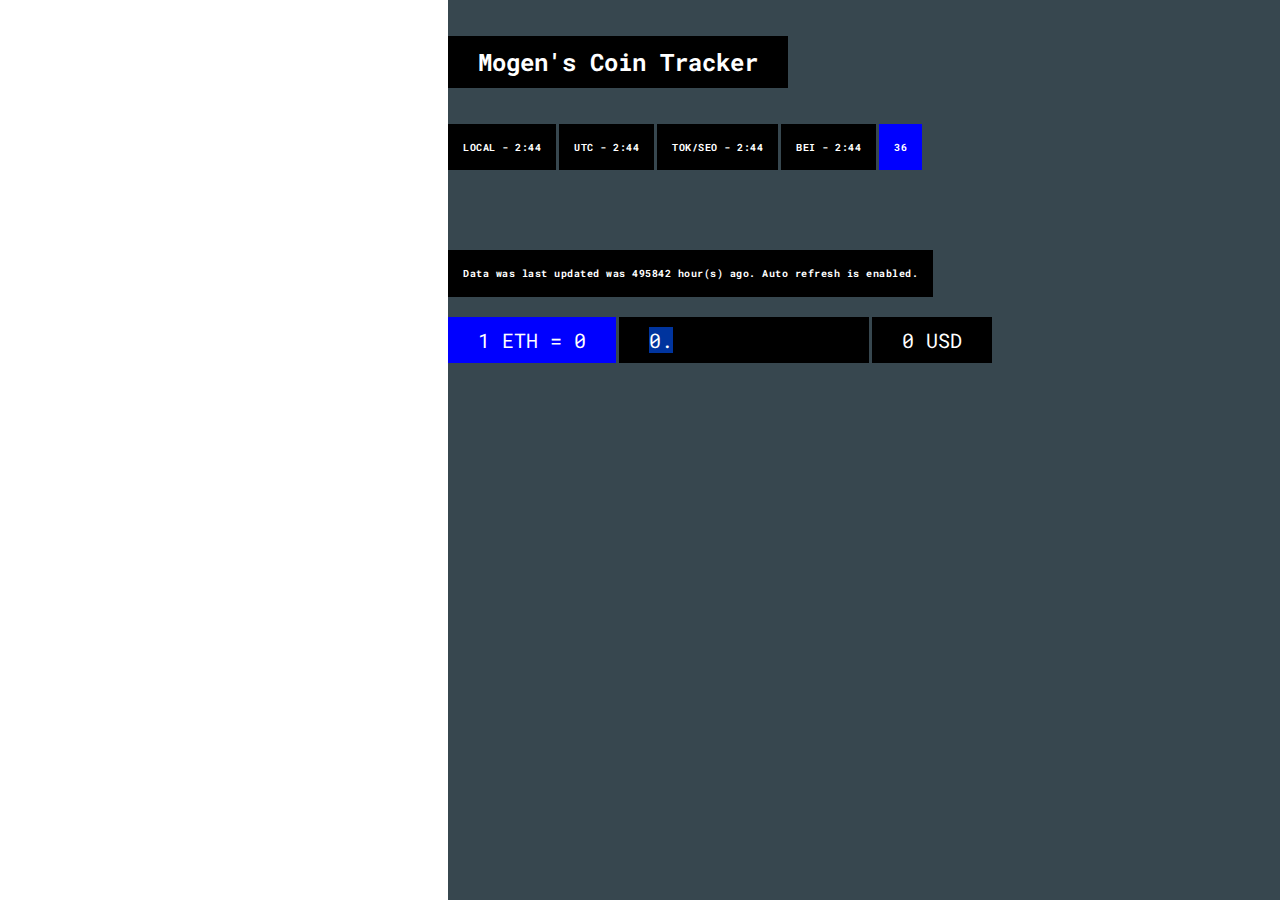
<file: coin/index.htm>
<html>
	<head>
		<title>Mogen's Coin Tracker</title>
		<link href="https://fonts.googleapis.com/css?family=Open+Sans+Condensed:300,700|Roboto+Mono" rel="stylesheet">

		<meta charset="UTF-8">
		  <meta name="description" content="All my favourite coins in one place">
		  <meta name="keywords" content="HTML,CSS,XML,JavaScript">
		  <meta name="author" content="Mogen Cheng">
		  <meta name="viewport" content="width=device-width, initial-scale=1.0">

		<style>
			body{
				font-family: 'Open Sans Condensed';
				margin: 0;
				padding: 0;
				color: #fff;
				font-size: 12px;
			}
			html{
				margin: 0;
				padding: 0;
				cursor: default;
			}
			td{
				padding: 5;
				margin: 0;
				border-spacing: 0px;
				border: none;
			}

			tr{
				transition: 0.2s ease;
			}

			tr:hover{
				background-color: #111;
				transition: 0.1s ease;
			}
			.title{
				font-family: 'Roboto Mono';
				display: inline-block;
				background-color: black;
				color: white;
				padding: 10;
				padding-left: 30;
				padding-right: 30;
				transition: 0.5s ease;
			}
			.title:hover{
				background-color: 000;
				color: white;
				transition: 0.1s ease;
			}
			.table{
				width: 100%;
				text-align: center;
				padding: 20px;
				border-spacing: 0px;
			}
			.table-title{
				font-family: 'Open Sans Condensed';
				font-size: 14px;
				letter-spacing: 1px;
				color: #aaa;
			}
			.header{
				display: block;
				margin-top: 20px;
			}
			.table-container{
				display: flex;
				text-align: center;
				vertical-align: middle;
			}
			.footer{
				display: block;
			}
			.price{
				font-family: 'Roboto Mono';
				font-size: 16;
			}
			.price-up{
				font-family: 'Roboto Mono';
				color: #01aa78;
				font-size: 12px;
			}
			.price-down{
				font-family: 'Roboto Mono';
				color: #ff5f73;
				font-size: 12px;
			}
			.price-bg-up{
				font-family: 'Roboto Mono';
				color: #01aa78;
				font-size: 12px;
			}
			.price-bg-down{
				font-family: 'Roboto Mono';
				color: #ff5f73;
				font-size: 12px;
			}
			.updatebtn{
				display: inline-block;
				padding: 20;
				padding-left:40;
				padding-right: 40;
				cursor: pointer;
				background-color: #7AE7C7;
				color: #339989;
				border-radius: 5px;
				transition: 0.2s ease;
				margin-top: 10;
				letter-spacing: 1;

				border-width: 2px;
				border-style: solid;
				border-color: #000;
			}
			.updatebtn:hover{
				transition: 0.2s ease;
				margin-top: 0;
				margin-bottom: 10;
				color: #247BA0;
			}
			.updatebtn:active{
				margin-top: 10;
				letter-spacing: 1;
				margin-bottom: 0;
			}
			.footerLastUpdate{
				font-family: 'Roboto Mono';
				display: inline-block;
				padding-left: 15;
				padding-right: 15;
				margin-top: 20px;
				margin-bottom: 20px;
				background-color: black;
				color: white;
				transition: 0.5s ease;
				letter-spacing: 0.5px;
			}
			.footerLastUpdate:hover{
				background-color: #000;
				color: #fff;
				transition: 0.1s ease;
			}
			a {
			  color: black;
			  text-decoration: none; /* no underline */
			}
			.updateTime{
				color: #aaa;
			}
			.left{
				background-color: #37474f;
				width: 65%;
				height: 100%;
				overflow: auto;
			}
			iframe {
				float: left;
				margin: 0;
				padding: 0;
				border: none;
				width: 35%;
				height: 100%;
			}
			.hand{
				cursor: pointer;
			}
			.price-mono{
				font-family: 'Roboto Mono';
				font-size: 12;
			}
			.nohover:hover{
				background-color: inherit;
			}

			.subtitle{
				background-color: blue;
				color: white;
				font-family: 'Roboto Mono';
				font-size: 20;
				display: inline-block;
				padding: 10;
				padding-left: 30;
				padding-right: 30;
			}
			.subtitle-btn{
				background-color: black;
				color: white;
				font-family: 'Roboto Mono';
				font-size: 20;
				display: inline-block;
				padding: 10;
				padding-left: 30;
				padding-right: 30;
				cursor: pointer;
				transition: 0.2s ease;
			}
			.subtitle-btn:hover{
				background-color: blue;
				transition: 0.1s ease;
			}
			.table-name{
				font-family: 'Roboto Mono';
				font-weight: 300;
				font-size: 12;
			}
			.text{
				width: 30%;
				font-family: 'Roboto Mono';
				font-size: 20;
				display: inline-block;
				padding: 10;
				padding-left: 30;
				padding-right: 30;
				background-color: black;
				color: white;
				border: none;
			}
			.text:focus{
				outline: none;
			}
		</style>
	</head>

	<body>
		<div>
			<iframe id="right" src="https://coinmarketcap.com/"></iframe>
		</div>
		<div class="left">
			<div class="header">
				<a href=""><h1 class="title">Mogen's Coin Tracker</h1></a>
			</div>

			<div class="footerLastUpdate"><h5 id="time-local">LOCAL: 10:30 AM</h5></div>
			<div class="footerLastUpdate"><h5 id="time-utc">UTC: 10:30 AM</h5></div>
			<div class="footerLastUpdate"><h5 id="time-jpn">JPN: 10:30 AM</h5></div>
			<div class="footerLastUpdate"><h5 id="time-bei">BEI: 10:30 AM</h5></div>
			<div class="footerLastUpdate" style="background-color: blue"><h5 id="time-sec"></h5></div>

			<div class="table-container">
				<table class="table" id="coindata">
				</table>
			</div>
			<div class="footer">
				<div class="footerLastUpdate"><h5 id="lastupdate"></h5></div>
			</div>
			<div>
				<div class="subtitle" id="ethusd-title">1 ETH = ERROR</div>
				<input type="text" id="ethusd-in" class="text" onfocus="this.value=this.value;" value="0." />
				<span id="ethusd-coin"></span>
				<div class="subtitle-btn" id="ethusd-out" onclick="addToDecimalHistory()">0 USD</div>
			</div>

			<div class="table-container">
				<table class="table" id="tradedata">
				</table>
			</div>

		</div>
	</body>

	<script src="https://ajax.googleapis.com/ajax/libs/jquery/3.2.1/jquery.min.js"></script>
	<script>

		lastUpdated = 0;
		lastUpdateObject = null;
		requestUpdate = false;
		ethPrice = 0.0;
		listOfCoins = [];

		function precisionRound(number, precision) {
		  var factor = Math.pow(10, precision);
		  return Math.round(number * factor) / factor;
		}

		function volToText(num){
			num = parseFloat(num);
			commas = "";
			if (num > 1000000000) {
				num = precisionRound(num/1000000000, 1);
				commas = "bn";
			}
			else if(num > 1000000) {
				num = precisionRound(num/1000000, 1);
				commas = "m"
			}

			return (num + " " + commas);
		}

		function updateCoins() {
			wanted = [
				"ethereum",
				"dragonchain",
				"tron",
				"neo",
				"zcash",
				"omisego",
				"vechain",
				"reddcoin",
				'deepbrain-chain',
				'bitcoin',
			];

			limit = "150";
			url = "https://api.coinmarketcap.com/v1/ticker/?limit=" + limit;
			fetch(url)
				.then( (res) => res.json() )
				.then( (data) => {
					//print(data);
					tempStr = '<tr class="table-title nohover"><th></th><th></th><th>$</th><th>1d ago</th><th>1w ago</th><th>24h Vol</th></tr>';
					lastUpdateObject = data;
					for(i=0; i<parseInt(limit); i++){
						coin = data[i]; // grab coin object
						//print(coin);

						// Add the coin to the list of coins
						listOfCoins.push(coin['symbol']);

						// Check if coin is in the wanted list
						if(wanted.findIndex(crypto => crypto == coin.id) != -1){

							// Get price 24 hr ago
							// Current price / percent change
							price_yesterday = parseFloat(coin['price_usd']) / (1+parseFloat(coin['percent_change_24h'])/100);
							price_lastweek = parseFloat(coin['price_usd']) / (1+parseFloat(coin['percent_change_7d'])/100);
							// Check if price has gone up since 24h
							changeColor = "";
							changeBgColor = "";
							if (price_yesterday >= precisionRound(coin['price_usd'],4)){
								changeColor = "price-down";
								changeBgColor = "price-bg-down"
							}else{
								changeColor = "price-up";
								changeBgColor = "price-bg-up";
							}

							tempStr += "<tr class='hand' onClick=goToPage('https://coinmarketcap.com/currencies/" + coin['id'] + "')>";
							tempStr += "<td class='" + changeColor + "'>" + coin['percent_change_24h'] + "%</td>";
							tempStr += "<td>" + coin['name'] + " (" + coin['symbol'] + ")</a></td>";
							tempStr += "<td class='price " + changeBgColor  + "'>" + precisionRound(coin['price_usd'],4) + "</td>";
							tempStr += "<td class='price-mono'>" + precisionRound(price_yesterday, 4) + "</td>";
							tempStr += "<td class='price-mono'>" + precisionRound(price_lastweek, 4) + "</td>";
							tempStr += "<td class='price-mono'>" + volToText(coin['24h_volume_usd']) + "</td>";

							updateTime = parseInt(coin['last_updated']);
							updateTime = precisionRound((Date.now() - (parseFloat(coin['last_updated'])*1000))/1000,0);
							time = "sec";
							if (updateTime > 60){
								time = "min";
								updateTime = Math.floor(updateTime/60);

								if(updateTime > 60) {
									time = "hr";
									updateTime = Math.floor(updateTime/60);
								}
							}

							//tempStr += "<td class='updateTime'>" + updateTime + " " + time + "</td>";
							tempStr += "</tr>";

							if(coin.id == "ethereum"){
								lastUpdated = parseInt(coin['last_updated']);
								ethPrice = parseFloat(coin['price_usd']);
							}
						}
					}
					$("#coindata").html(tempStr);
					//updateSelectBtn();
			});
		}

		function updateSelectBtn(){
			// Update the ethusd-coin SELECT html list with the list of coins
			coinListRaw = "<select id='ethusd-select'>";
			for (i=0;i < listOfCoins.length; i++){
				coinListRaw += "<option>" + listOfCoins[i] + "</option>";
			}
			coinListRaw += "</select>";
			$('#ethusd-coin').html(coinListRaw);
		}

		function updateAll(){
			updateCoins();
		}

		function goToPage(url){
			$("#right").attr('src', url);
		}


		setInterval(function(){
			// Update coin
			// Get the time last updated
			diff = precisionRound(((Date.now() - (lastUpdated*1000))/1000),0);

			time = "seconds";
			if (diff >= 60){
				time = "minute(s)";
				diff = Math.floor(diff/60);

				if(diff >= 60) {
					time = "hour(s)";
					diff = Math.floor(diff/60);
				}
			}
			$("#lastupdate").html("Data was last updated was " + diff + " " + time + " ago. Auto refresh is enabled.");

			if(requestUpdate){
				updateAll();
				requestUpdate = false;
			}

			// Update the time
			// time-local, time-bei, time-jpn, time-utc
			var today = new Date();
			hour = today.getUTCHours();
			minute = today.getUTCMinutes();

			$('#time-local').html("LOCAL - " + (today.getHours()) + ":" + minute );
			$('#time-utc').html("UTC - " + (hour) + ":" + minute );
			if (hour+9 > 23) { hour = (hour+9-24) };
			$('#time-jpn').html("TOK/SEO - " + (hour) + ":" + minute );
			hour = today.getHours();
			if (hour+8 > 23) { hour = (hour+8-24) };
			$('#time-bei').html("BEI - " + (hour) + ":" + minute );
			$('#time-sec').html(today.getSeconds());

			// Update the eth to usd
			amount = $('#ethusd-in').val();
			$('#ethusd-title').html("1 ETH = " + precisionRound(ethPrice, 1));

			try {
				amount = parseFloat(amount);
				$('#ethusd-out').html(precisionRound(amount*ethPrice,2) + " USD");
				if (amount == null) {
					$('#ethusd-out').html("0.00 USD");
				}
			}catch(err){}

		}, 250);

		decHistoryArr = [];

		function addToDecimalHistory() {
			try{
				amount = parseFloat($('#ethusd-in').val());
				time = Date.now();

				decHistoryArr.push({
					amount: amount,
					timestamp: time,
					ethAtm: ethPrice,
					usd: precisionRound(amount*ethPrice,2),
				});
				$('#ethusd-in').val("0.");
				$('#ethusd-in').focus().select();
				updateDecHistory();
			}catch(err){
				console.log(err);
			}
		}

		function updateDecHistory() {
			console.log(decHistoryArr);
			tempStr = '<tr class="table-title nohover"><th>TIME</th><th>PRICE PURCHASED AT</th><th>USD</th><th>ETH</th></tr>';

			// loop through 'decHistoryArr'
			for (i=0; i<decHistoryArr.length;i++){
				obj = decHistoryArr[i];

				time = new Date(obj['timestamp']);
				timeStr = time.getUTCHours() + ":" + time.getUTCMinutes() + " (UTC)";
				console.log(timeStr);

				tempStr += "<tr>";
				tempStr += "<td>" + timeStr + "</td>";
				tempStr += "<td class='price-mono'>" + obj['amount'] + "</td>";
				tempStr += "<td class='price-mono'>" + obj['usd'] + "</td>";
				tempStr += "<td class='price-mono'>" + obj['ethAtm'] + "</td>";
				tempStr += "</tr>";
			}
			tempStr += '</tr>';

			$('#tradedata').html(tempStr);
		}

		setInterval(function() {
			updateAll();
		}, 60000);

		// init
		updateAll();
		$('#ethusd-in').focus().select();

	</script>
</html>
</file>
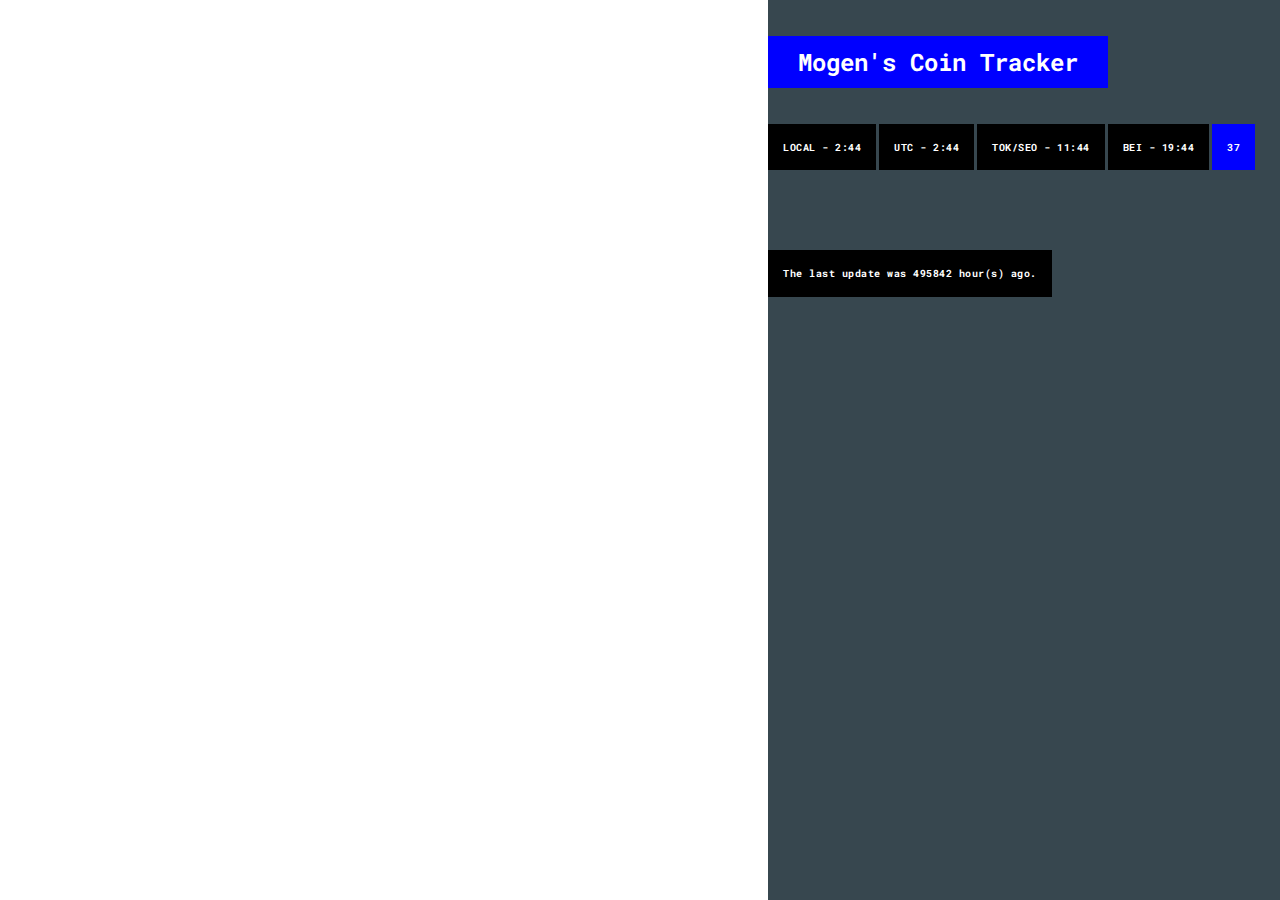
<file: coin/index.html>
<html>
	<head>
		<title>Mogen's Coin Tracker</title>
		<link href="https://fonts.googleapis.com/css?family=Open+Sans+Condensed:300,700|Roboto+Mono" rel="stylesheet">
		<style>
			body{
				font-family: 'Open Sans Condensed';
				margin: 0;
				padding: 0;
				color: #fff;
				font-size: 12px;
			}
			html{
				margin: 0;
				padding: 0;
				cursor: default;
			}
			td{
				padding: 5;
				margin: 0;
				border-spacing: 0px;
				border: none;
			}

			tr{
				transition: 0.2s ease;
			}

			tr:hover{
				background-color: #111;
				transition: 0.1s ease;
			}
			.title{
				font-family: 'Roboto Mono';
				display: inline-block;
				background-color: blue;
				color: white;
				padding: 10;
				padding-left: 30;
				padding-right: 30;
				transition: 0.5s ease;
			}
			.title:hover{
				background-color: 000;
				color: white;
				transition: 0.1s ease;
			}
			.table{
				width: 100%;
				text-align: center;
				padding: 20px;
				border-spacing: 0px;
			}
			.table-title{
				font-family: 'Open Sans Condensed';
				font-size: 14px;
				letter-spacing: 1px;
				color: #aaa;
			}
			.header{
				display: block;
				margin-top: 20px;
			}
			.table-container{
				display: flex;
				text-align: center;
				vertical-align: middle;
			}
			.footer{
				display: block;
			}
			.price{
				font-family: 'Roboto Mono';
				font-size: 16;
			}
			.price-up{
				font-family: 'Roboto Mono';
				color: #01aa78;
				font-size: 12px;
			}
			.price-down{
				font-family: 'Roboto Mono';
				color: #ff5f73;
				font-size: 12px;
			}
			.price-bg-up{
				font-family: 'Roboto Mono';
				color: #01aa78;
				font-size: 12px;
			}
			.price-bg-down{
				font-family: 'Roboto Mono';
				color: #ff5f73;
				font-size: 12px;
			}
			.updatebtn{
				display: inline-block;
				padding: 20;
				padding-left:40;
				padding-right: 40;
				cursor: pointer;
				background-color: #7AE7C7;
				color: #339989;
				border-radius: 5px;
				transition: 0.2s ease;
				margin-top: 10;
				letter-spacing: 1;

				border-width: 2px;
				border-style: solid;
				border-color: #000;
			}
			.updatebtn:hover{
				transition: 0.2s ease;
				margin-top: 0;
				margin-bottom: 10;
				color: #247BA0;
			}
			.updatebtn:active{
				margin-top: 10;
				letter-spacing: 1;
				margin-bottom: 0;
			}
			.footerLastUpdate{
				font-family: 'Roboto Mono';
				display: inline-block;
				padding-left: 15;
				padding-right: 15;
				margin-top: 20px;
				margin-bottom: 20px;
				background-color: black;
				color: white;
				transition: 0.5s ease;
				letter-spacing: 0.5px;
			}
			.footerLastUpdate:hover{
				background-color: #000;
				color: #fff;
				transition: 0.1s ease;
			}
			a {
			  color: black;
			  text-decoration: none; /* no underline */
			}
			.updateTime{
				color: #aaa;
			}
			.left{
				background-color: #37474f;
				width: 40%;
				height: 100%;
				overflow: auto;
			}
			iframe {
				float: left;
				margin: 0;
				padding: 0;
				border: none;
				width: 60%;
				height: 100%;
			}
			.hand{
				cursor: pointer;
			}
			.price-mono{
				font-family: 'Roboto Mono';
				font-size: 12;
			}
			.nohover:hover{
				background-color: inherit;
			}

			.subtitle{
				background-color: blue;
				color: white;
				font-family: 'Roboto Mono';
				font-size: 20;
				display: inline-block;
				padding: 10;
				padding-left: 30;
				padding-right: 30;
			}
			.table-name{
				font-family: 'Roboto Mono';
				font-weight: 300;
				font-size: 12;
			}
		</style>
	</head>

	<body>
		<div>
			<iframe id="right" src="https://coinmarketcap.com/"></iframe>
		</div>
		<div class="left">
			<div class="header">
				<a href=""><h1 class="title">Mogen's Coin Tracker</h1></a>
			</div>

			<div class="footerLastUpdate"><h5 id="time-local">LOCAL: 10:30 AM</h5></div>
			<div class="footerLastUpdate"><h5 id="time-utc">UTC: 10:30 AM</h5></div>
			<div class="footerLastUpdate"><h5 id="time-jpn">JPN: 10:30 AM</h5></div>
			<div class="footerLastUpdate"><h5 id="time-bei">BEI: 10:30 AM</h5></div>
			<div class="footerLastUpdate" style="background-color: blue"><h5 id="time-sec"></h5></div>

			<div class="table-container">
				<table class="table" id="coindata">
				</table>
			</div>
			<div class="footer">
				<div class="footerLastUpdate"><h5 id="lastupdate"></h5></div>
			</div>
			<!-- <div class="subtitle">News</div> -->
		</div>
	</body>

	<script src="https://ajax.googleapis.com/ajax/libs/jquery/3.2.1/jquery.min.js"></script>
	<script>

		lastUpdated = 0;
		lastUpdateObject = null;
		requestUpdate = false;

		function precisionRound(number, precision) {
		  var factor = Math.pow(10, precision);
		  return Math.round(number * factor) / factor;
		}

		function volToText(num){
			num = parseFloat(num);
			commas = "";
			if (num > 1000000000) {
				num = precisionRound(num/1000000000, 1);
				commas = "bn";
			}
			else if(num > 1000000) {
				num = precisionRound(num/1000000, 1);
				commas = "m"
			}

			return (num + " " + commas);
		}

		function updateCoins() {
			wanted = [
				"ethereum",
				"dragonchain",
				"tron",
				"neo",
				"zcash",
				"omisego",
				"vechain",
				"reddcoin",
				'deepbrain-chain',
				'bitcoin',
			];

			limit = "150";
			url = "https://api.coinmarketcap.com/v1/ticker/?limit=" + limit;
			fetch(url)
				.then( (res) => res.json() )
				.then( (data) => {
					//print(data);
					tempStr = '<tr class="table-title nohover"><th></th><th></th><th>$</th><th>1d ago</th><th>1w ago</th><th>24h Vol</th></tr>';
					lastUpdateObject = data;
					for(i=0; i<parseInt(limit); i++){
						coin = data[i]; // grab coin object
						//print(coin);
						// Check if coin is in the wanted list
						if(wanted.findIndex(crypto => crypto == coin.id) != -1){

							// Get price 24 hr ago
							// Current price / percent change
							price_yesterday = parseFloat(coin['price_usd']) / (1+parseFloat(coin['percent_change_24h'])/100);
							price_lastweek = parseFloat(coin['price_usd']) / (1+parseFloat(coin['percent_change_7d'])/100);
							// Check if price has gone up since 24h
							changeColor = "";
							changeBgColor = "";
							if (price_yesterday >= precisionRound(coin['price_usd'],4)){
								changeColor = "price-down";
								changeBgColor = "price-bg-down"
							}else{
								changeColor = "price-up";
								changeBgColor = "price-bg-up";
							}

							tempStr += "<tr class='hand' onClick=goToPage('https://coinmarketcap.com/currencies/" + coin['id'] + "')>";
							tempStr += "<td class='" + changeColor + "'>" + coin['percent_change_24h'] + "%</td>";
							tempStr += "<td>" + coin['name'] + " (" + coin['symbol'] + ")</a></td>";
							tempStr += "<td class='price " + changeBgColor  + "'>" + precisionRound(coin['price_usd'],4) + "</td>";
							tempStr += "<td class='price-mono'>" + precisionRound(price_yesterday, 4) + "</td>";
							tempStr += "<td class='price-mono'>" + precisionRound(price_lastweek, 4) + "</td>";
							tempStr += "<td class='price-mono'>" + volToText(coin['24h_volume_usd']) + "</td>";

							updateTime = parseInt(coin['last_updated']);
							updateTime = precisionRound((Date.now() - (parseFloat(coin['last_updated'])*1000))/1000,0);
							time = "sec";
							if (updateTime > 60){
								time = "min";
								updateTime = Math.floor(updateTime/60);

								if(updateTime > 60) {
									time = "hr";
									updateTime = Math.floor(updateTime/60);
								}
							}

							//tempStr += "<td class='updateTime'>" + updateTime + " " + time + "</td>";
							tempStr += "</tr>";

							if(coin.id == "ethereum"){
								lastUpdated = parseInt(coin['last_updated']);
							}
						}
					}
					$("#coindata").html(tempStr);
			});
		}

		function updateAll(){
			updateCoins();
		}

		function goToPage(url){
			$("#right").attr('src', url);
		}

		updateAll();

		setInterval(function(){
			// Update coin
			// Get the time last updated
			diff = precisionRound(((Date.now() - (lastUpdated*1000))/1000),0);

			time = "seconds";
			if (diff >= 60){
				time = "minute(s)";
				diff = Math.floor(diff/60);

				if(diff >= 60) {
					time = "hour(s)";
					diff = Math.floor(diff/60);
				}
			}
			$("#lastupdate").html("The last update was " + diff + " " + time + " ago.");

			if(requestUpdate){
				updateAll();
				requestUpdate = false;
			}

			// Update the time
			// time-local, time-bei, time-jpn, time-utc
			var today = new Date();
			hour = today.getUTCHours();
			minute = today.getUTCMinutes();

			$('#time-local').html("LOCAL - " + (today.getHours()) + ":" + minute );
			$('#time-utc').html("UTC - " + (hour) + ":" + minute );
			if (hour+9 > 23) { hour -= 9 };
			$('#time-jpn').html("TOK/SEO - " + (hour+9) + ":" + minute );
			hour += 9;
			if (hour+8 > 23) { hour -= 8 };
			$('#time-bei').html("BEI - " + (hour+8) + ":" + minute );
			$('#time-sec').html(today.getSeconds());


		}, 250);

		setInterval(function() {
			updateAll();
		}, 60000);

	</script>
</html>
</file>
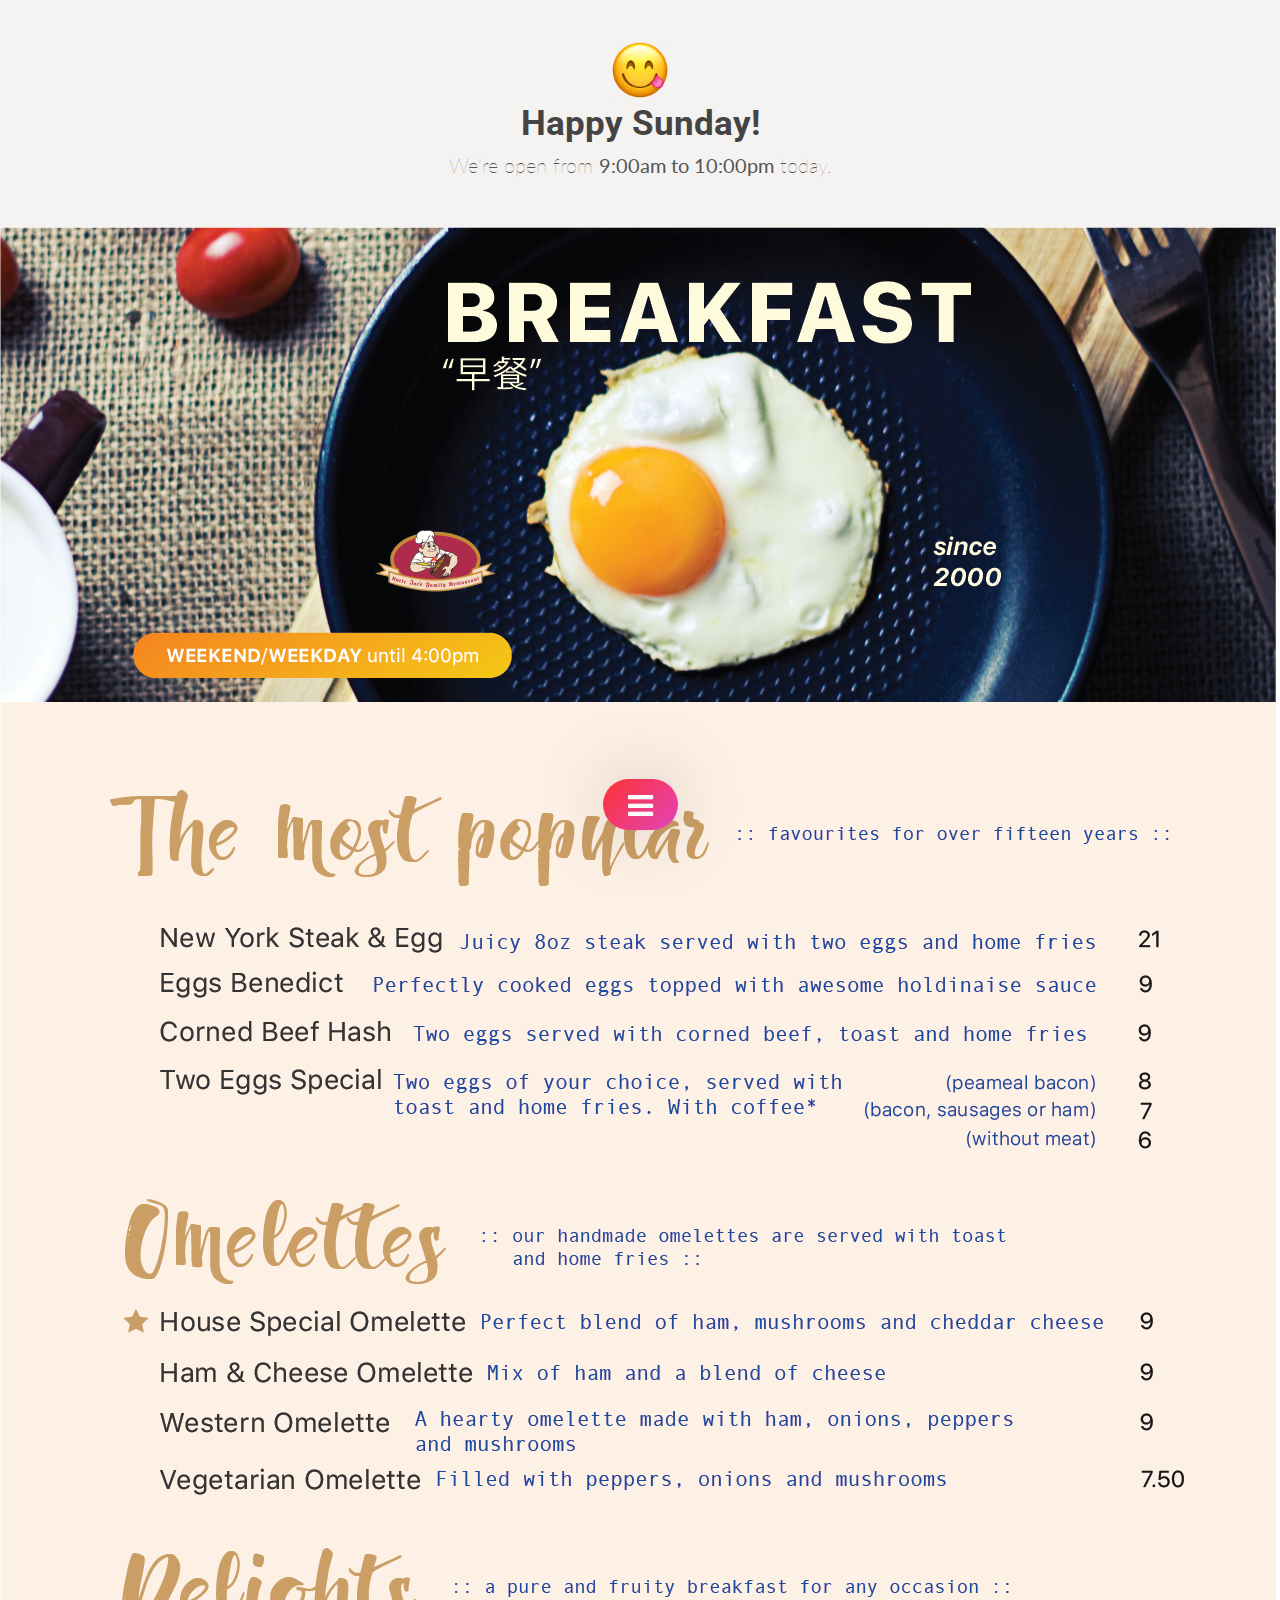
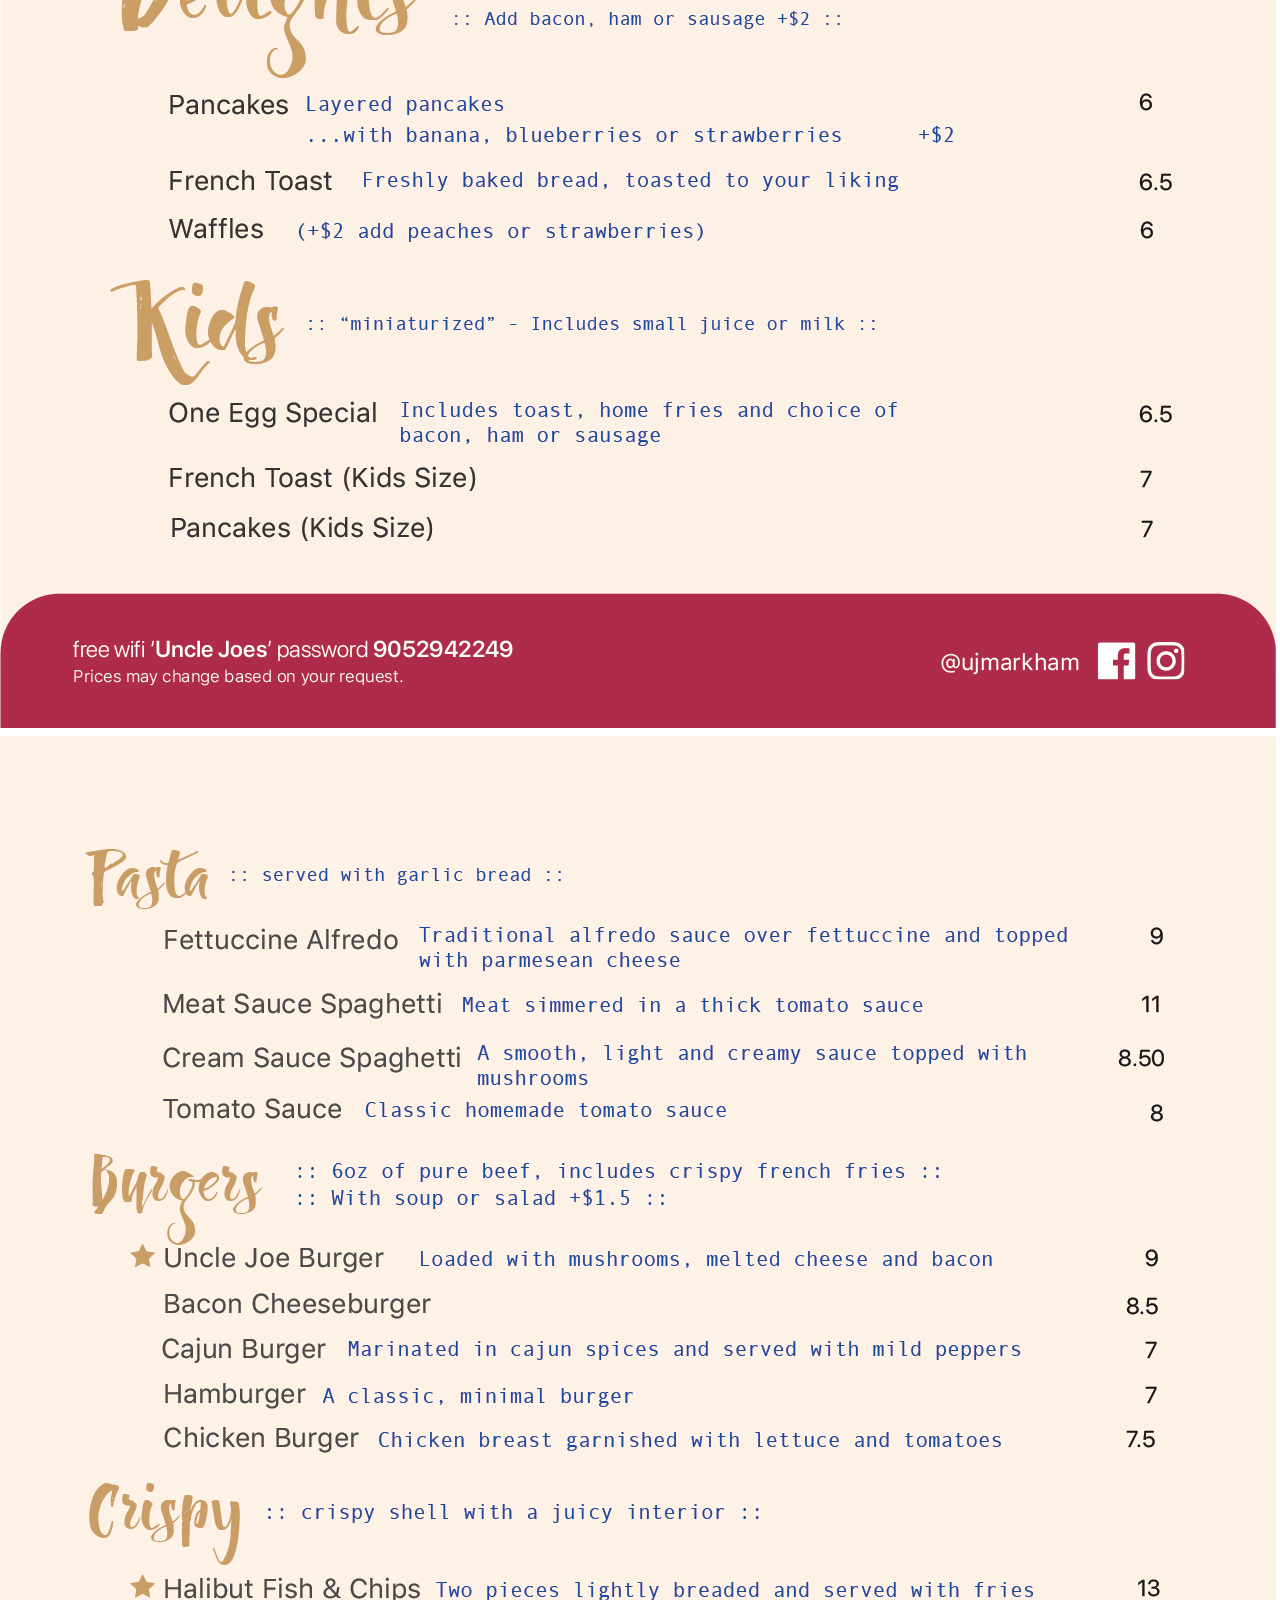
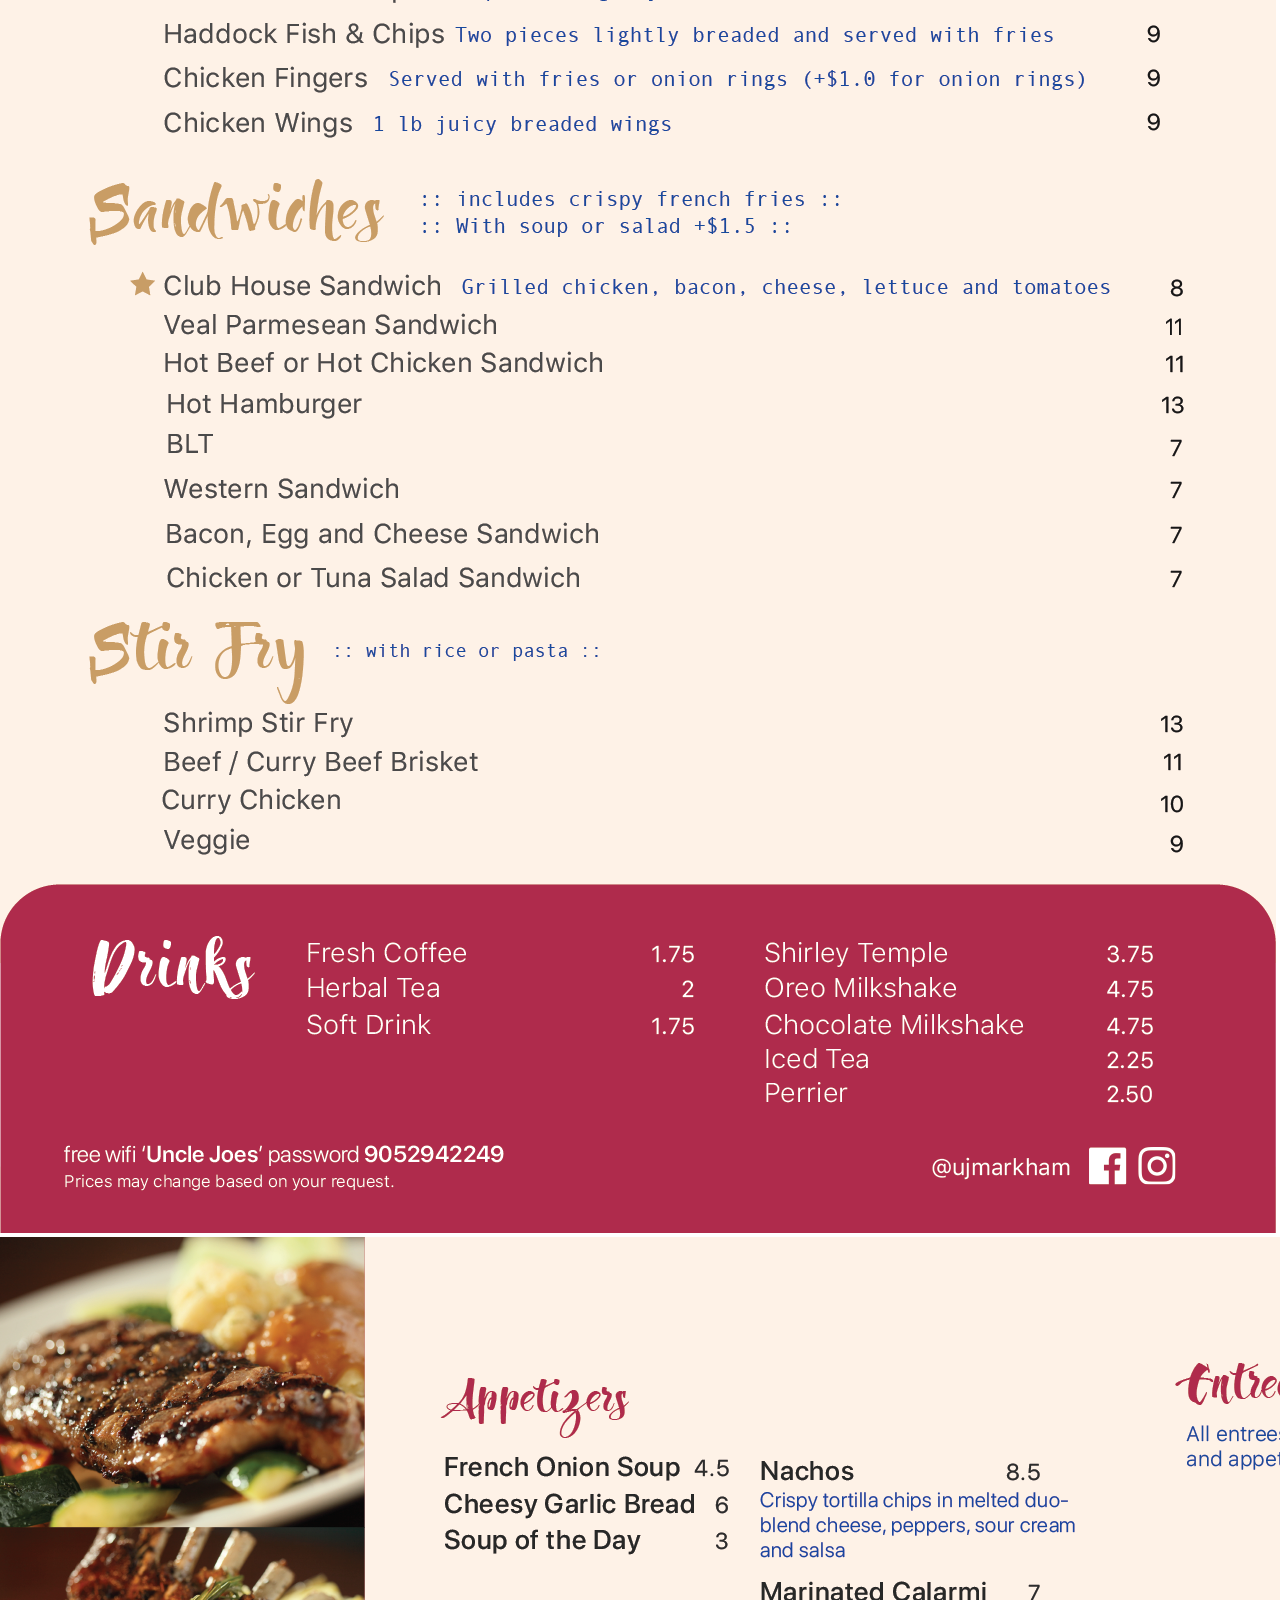
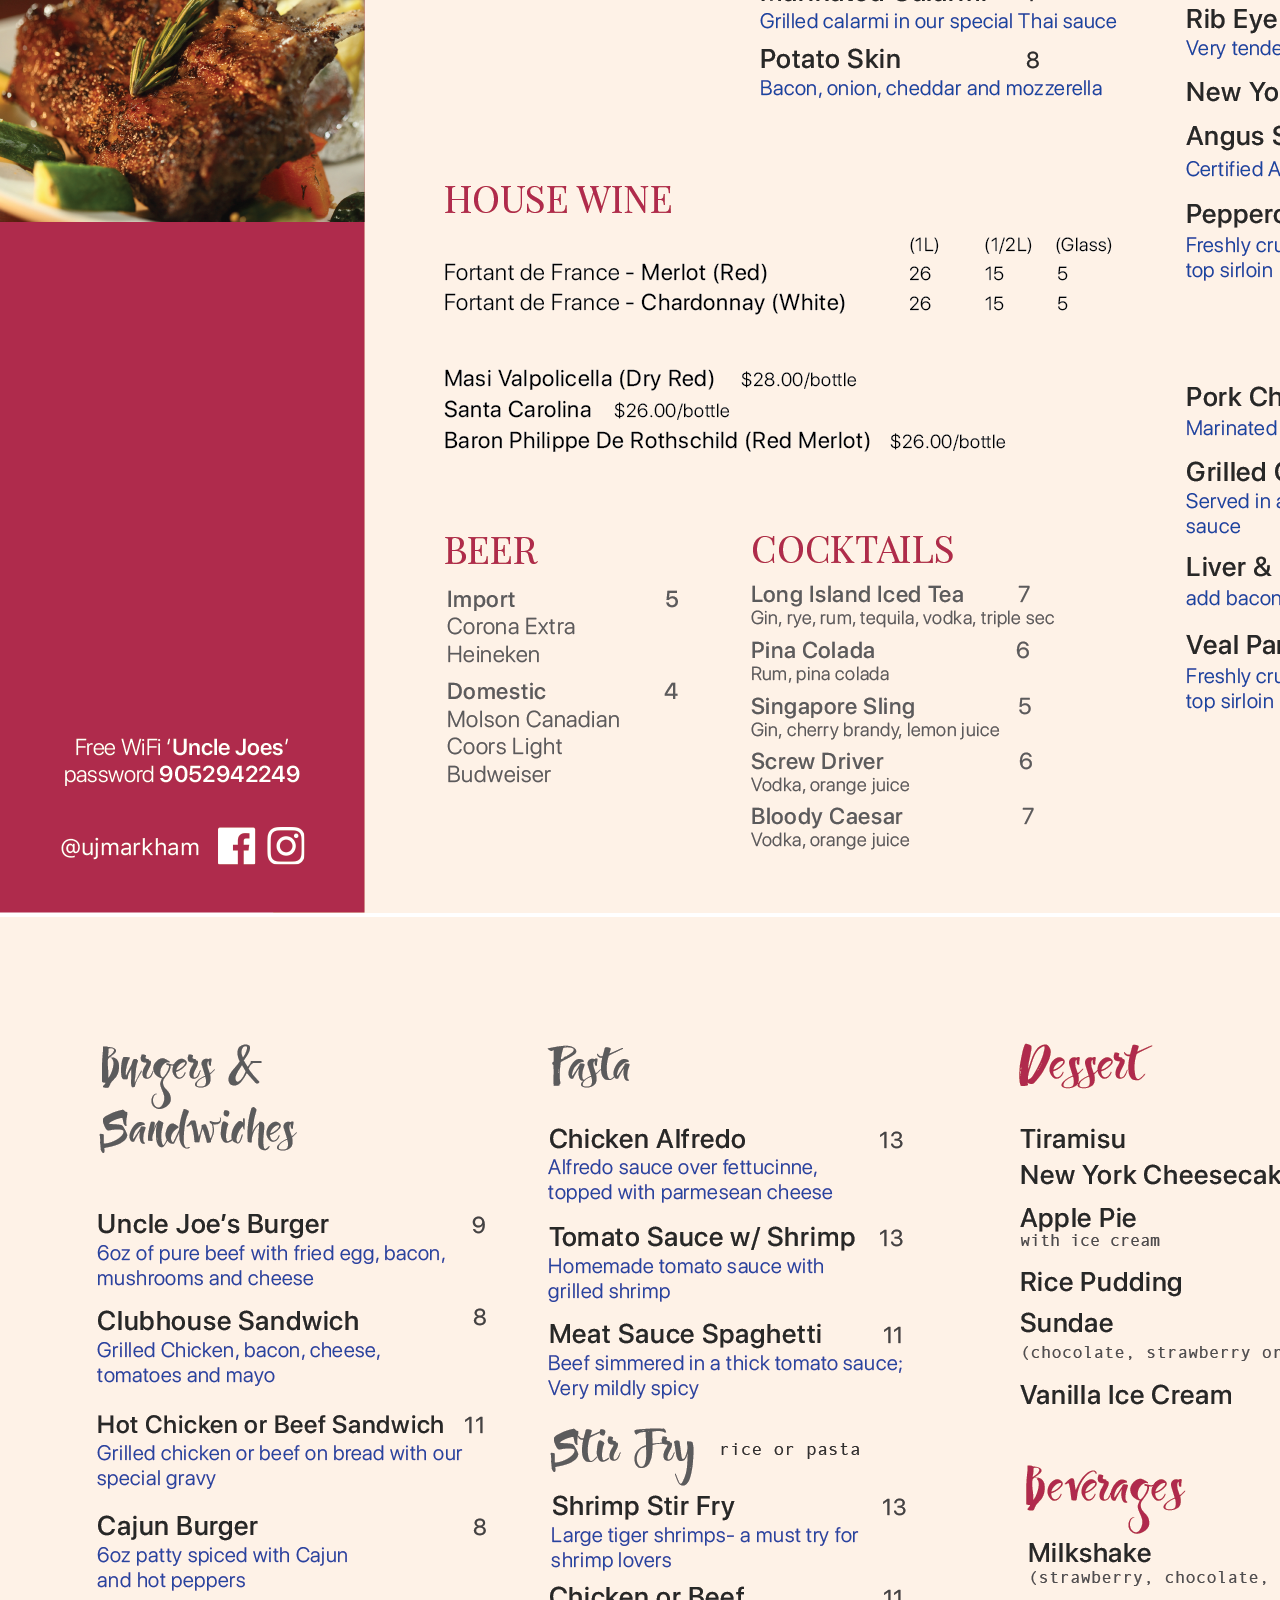
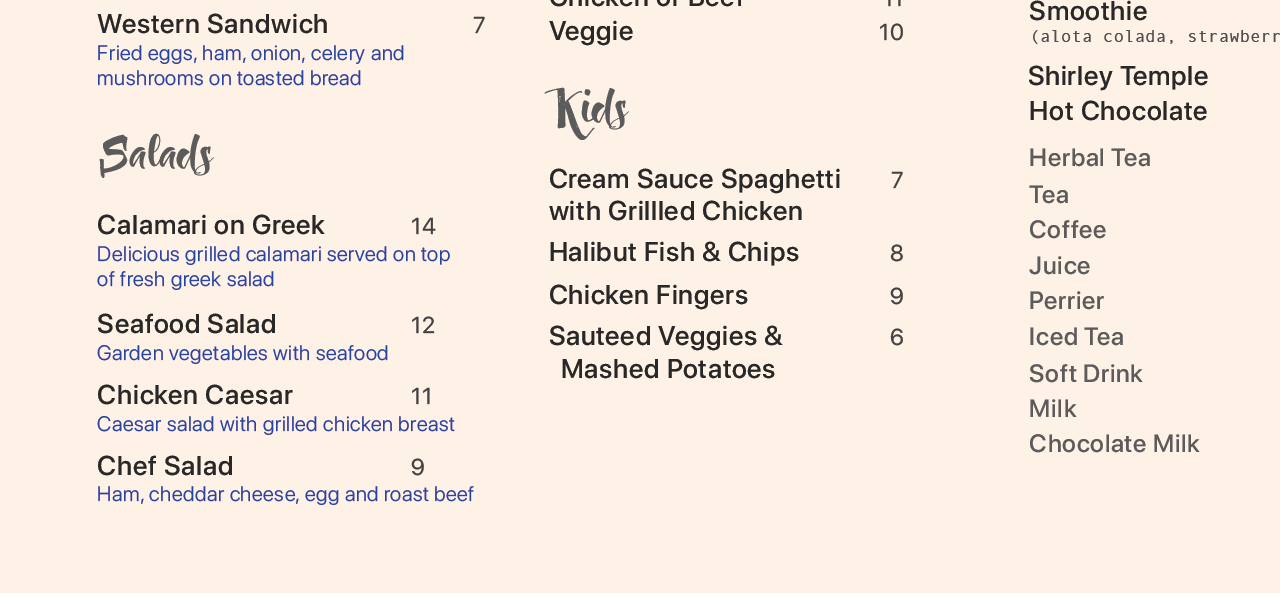
<file: menu.html>
<!DOCTYPE HTML>
<html>

	<head>
		<title>Uncle Joe's Family Restaurant</title>
        
        <meta charset="UTF-8">
        <meta name="description" content="Located on Main St. Uncle Joe invites you to try a curated variety of western dishes from perfect breakfast companions such as our delicious Eggs Benedict and savoury Omelettes to mothwatering Steaks (Rib Eyes), Burgers (The Uncle Joe), and Pastas (Chicken Alfredo).">
        <meta name="keywords" content="HTML,CSS,XML,JavaScript">
        <meta name="author" content="Mogen Cheng">
        <meta name="viewport" content="width=device-width, initial-scale=1.0, viewport-fit=cover">
        
		<link rel="stylesheet" type="text/css" href="styles.css?v=7" />
        <link href="https://maxcdn.bootstrapcdn.com/font-awesome/4.7.0/css/font-awesome.min.css" rel="stylesheet" />
	</head>

    <div class="navigation" id="nav-btn">
            <div class="navigation-btn">
                <div class="nav-btn-icon"><i class="fa fa-bars fa-2x"></i></div>
            </div>
        </div>
        
        <div class="menu-popup-bg" id="menu-popup-bg"></div>
        
        <div class="menu-popup" id="menu-popup">
            
            <a href="/">
            <div class="menu-popup-top">
                <div class="menu-popup-header">
                    <img src="logo.png" style="width: 60px">
                </div>

                <div class="menu-popup-links">
                    <div class="menu-popup-singlelink">Uncle Joe's Family Restaurant</div>
                </div>
            </div>
            </a>
            
            <div class="menu-popup-bottom">
                
                <div class="menu-popup-btn">
                    <img src="emojis/fork_and_knife.png" style="height:45px;">
                    <div class="menu-popup-label">
                        
                    </div>
                </div>
                
                <a href="http://maps.apple.com/?daddr=Uncle+Joe’s+Family+Restaurant&sll=43.8783547,-79.2634692&z=17&t=s" target="_blank">
                    <div class="menu-popup-btn menu-popup-btn-highlight">
                        <i class="fa fa-location-arrow fa-2x" style="menu-popup-icon"></i>
                        <div class="menu-popup-label">
                            Location
                        </div>
                    </div>
                </a>
                
                <a href="tel:+19052942249" target="_blank">
                    <div class="menu-popup-btn">
                        <i class="fa fa-phone fa-2x" style="menu-popup-icon"></i>
                        <div class="menu-popup-label">
                            Call
                        </div>
                    </div>
                </a>
                
            </div>
            
            <div class="menu-popup-bottom">
                <a href="https://www.facebook.com/ujmarkham" target="_blank">
                    <div class="menu-popup-btn">
                        <i class="fa fa-facebook-square fa-2x" style="menu-popup-icon"></i>
                        <div class="menu-popup-label">
                            Facebook
                        </div>
                    </div>
                </a>
                
                <a href="https://www.instagram.com/ujmarkham/" target="_blank">
                    <div class="menu-popup-btn">
                        <i class="fa fa-instagram fa-2x" style="menu-popup-icon"></i>
                        <div class="menu-popup-label">
                            Instagram
                        </div>
                    </div>
                </a>
                
                <div class="menu-popup-btn" id="menu-popup-close">
                    <i class="fa fa-times fa-2x" style="menu-popup-icon"></i>
                    <div class="menu-popup-label">
                        Close
                    </div>
                </div>
            </div>
            
            <div class="menu-popup-spacing-bottom"></div>
    </div>
    
    
    <div class="pod pod-bg-cream" style="text-align: center; margin-top: 0; color:#555">
            <div id="dynamic-emoji">
                
            </div>
            <div class="pod-title" id="dynamic-day" style="color: #444">
                Happy {Day}!
            </div>
            <div class="pod-content" id="dynamic-text">
                {Day text}
            </div>
        </div>
    
    <body>
        
        <a href="menu/1-01.png"><img class="menu-full" src="menu/1-01.png"></a>
        <a href="menu/1-02.png"><img class="menu-full" src="menu/1-02.png"></a>
        <a href="menu/1-03.png"><img class="menu-full" src="menu/1-03.png"></a>
        <a href="menu/1-04.png"><img class="menu-full" src="menu/1-04.png"></a>
    
    </body>
    
            <script src="https://ajax.googleapis.com/ajax/libs/jquery/3.2.1/jquery.min.js"></script>
            <script src="script.js?v=9"></script>
            
</html>
</file>
<file: styles.css>
@import url('https://fonts.googleapis.com/css?family=Roboto:100,400,700,500|Lato:300,400|Merriweather:300');

html{
    height: 100%;
    width: 100%;
}

a {
    text-decoration: none;
}

body{
    padding: 0;
    margin: 0;
    background-color: #fff;
    height: 100%;
    width: 100%;
}

.navigation{
    position: fixed;
    z-index: 100;
    color: white;
    top: 20px;
    transition: 0.5s ease;
}

.nav-btn-icon{
    display: block;
    padding-top: 1pt;
}
.nav-btn-text{
    display: inline-block;
    padding-left: 5px;
    padding-top: 2px;
}

.navigation-btn{
    display: flex;
    vertical-align: middle;
    padding: 10px;
    padding-left: 25px;
    padding-right: 25px;
    
    /* Permalink - use to edit and share this gradient: http://colorzilla.com/gradient-editor/#ff3232+0,e244bb+100 */
    background: #ff3232; /* Old browsers */
    background: -moz-linear-gradient(-45deg, #ff3232 0%, #e244bb 100%); /* FF3.6-15 */
    background: -webkit-linear-gradient(-45deg, #ff3232 0%,#e244bb 100%); /* Chrome10-25,Safari5.1-6 */
    background: linear-gradient(135deg, #ff3232 0%,#e244bb 100%); /* W3C, IE10+, FF16+, Chrome26+, Opera12+, Safari7+ */
    filter: progid:DXImageTransform.Microsoft.gradient( startColorstr='#ff3232', endColorstr='#e244bb',GradientType=1 ); /* IE6-9 fallback on horizontal gradient */
    
    font-family: "Roboto";
    letter-spacing: 0.8;
    font-size: 11pt;
    border-radius: 100px;
    color: #fff;
    
    -webkit-box-shadow: 0px 0px 75px -10px rgba(0,0,0,0.4);
    -moz-box-shadow: 0px 0px 75px -10px rgba(0,0,0,0.4);
    box-shadow: 0px 0px 75px -10px rgba(0,0,0,0.4);
    
    cursor: pointer;
}


.menu-popup{
    position: fixed;
    width: 100%;
    background-color: white;
    font-family: 'Roboto';
    border-radius: 15px 15px 0px 0px;
    visibility: hidden;
    transition: 0.5s ease;
    z-index: 110;
}

.menu-popup-bg{
    width: 100%;
    height: 100%;
    background-color: rgba(0,0,0,0.5);
    position: fixed;
    z-index: 101;
    visibility: hidden;
    transition: 0.2s ease;
}

.menu-popup-top{
    display: flex;
    padding-left: 20px;
    padding-right: 20px;
    
    border-bottom-style: solid;
    border-bottom-width: 1pt;
    border-bottom-color: #ddd;
    
    margin-bottom: 10px;
}

.menu-popup-header{
    display: inline-block;
    padding-top: 10px;
    padding-bottom: 10px;
    text-align: left;
}

.menu-popup-links{
    display:inline-block;
    padding-top: 17px;
}

.menu-popup-singlelink{
    display: inline-block;
    font-family: 'Lato';
    font-weight: '400';
    letter-spacing: 0.5pt;
    color: #ae2d4b;
    padding-left: 14px;
    font-size: 11pt;
    /* cursor: pointer; */
}

.menu-popup-bottom{
    padding-left: 20px;
    padding-right: 20px;
    text-align: center;
    padding-bottom: 10px;
}


.menu-popup-spacing-bottom{
    padding: 40px;
}

.menu-popup-btn{
    color: #444;
    display: inline-block;
    background-color: #F5F3F1;
    width: 30%;
    text-align: center;
    padding-top: 5px;
    padding-bottom: 5px;
    border-radius: 5px;
    color: #ae2d4b;
    margin-right: 3px;
    cursor: pointer;
}

.menu-popup-btn-highlight{
    background: linear-gradient(135deg, #ff3232 0%,#e244bb 100%);
    color: #fff;
}

.menu-popup-icon{
    font-size: 56px !important;
}

.menu-popup-label{
    text-align: center;
    font-size: 10pt;
    font-weight: '100';
}

.pad{
    background-image: url('photos/header-sushi-thing.jpg'); /* https://urbandine.templates.editmysite.com/uploads/8/9/5/0/89502725/background-images/39374136.png */
    background-size: cover;
    
    padding-left: 20px;
    padding-bottom: 40px;
    padding-right: 20px;
    color: white;
    font-family: 'Roboto';
    letter-spacing: 0.2px;
}


.logo{
    margin-top: 20px;
    display: inline-block;
    font-family: 'Roboto';
    font-weight: 700;
    font-size: 14pt;
    color: #fff;
    letter-spacing: 0.6px;
}

.pad-description{
    padding-top: 50px;
    font-weight: 900;
}

.pad-address{
    padding-top: 15px;
    font-weight: 100;
    padding-bottom: 40px;
    color: white;
}

.pad-address:link{
    color: white;
}
.pad-address:active{
    color: white;
}
.pad-address:visited{
    color: white;
}


.pad-title{
    padding-top: 5px;
    font-weight: 100;
    font-size: 33pt;
}

.pad-btn-full{
    display: block;
}

.pad-btn{
    display: inline-block;
    padding: 10px;
    padding-left: 30px;
    border-radius: 40px;
    padding-right: 30px;
    background-color: #fff;
    color: #333;
    font-family: 'Lato';
    
    /* Permalink - use to edit and share this gradient: http://colorzilla.com/gradient-editor/#ae2d4b+0,ff4245+100 */
    background: #ae2d4b; /* Old browsers */
    background: -moz-linear-gradient(-45deg, #ae2d4b 0%, #ff4245 100%); /* FF3.6-15 */
    background: -webkit-linear-gradient(-45deg, #ae2d4b 0%,#ff4245 100%); /* Chrome10-25,Safari5.1-6 */
    background: linear-gradient(135deg, #ae2d4b 0%,#ff4245 100%); /* W3C, IE10+, FF16+, Chrome26+, Opera12+, Safari7+ */
    filter: progid:DXImageTransform.Microsoft.gradient( startColorstr='#ae2d4b', endColorstr='#ff4245',GradientType=1 ); /* IE6-9 fallback on horizontal gradient */
    color: #fff;
    font-size: 14pt;
    
    margin-bottom: 20px;
}

.pad-btn:hover{
    margin-bottom: 0px;
    border-bottom: solid;
    border-width: 3px; /* .pad-btn's margin-bottom minus 3 */
    margin-bottom: 17px;
    border-color: #fff;
}

.pad-btn-clear{
    font-size: 10pt;
    margin-top: 30px;
    margin-right: 5px;
    display: inline-block;
    padding: 10px;
    padding-left: 20px;
    padding-right: 20px;
    color: #fff;
    border-width: 1px;
    border-bottom: solid;
    border-bottom-color: #B20606;
    border-color: rgba(255,255,255,0.7);;
    background-color: rgba(255,255,255,0.15);
    font-family: 'Lato';
    transition: 0.5s ease;
}

.pad-btn-clear:active{
    transition: 0.5s ease;
    background-color: rgba(255,255,255,0.5);
}

.pad-btn-clear:hover{
    transition: 0.5s ease;
    background-color: rgba(255,255,255,0.5);
}

.pod{
    background-color: #F5F3F1;
    margin-top: 10px;
    padding-top: 20px;
    padding-bottom: 20px;
    font-family: 'Lato';
    
    padding-top: 40px;
    padding-bottom: 40px;
}

.pod-subtitle{
    text-align: center;
    font-size: 10pt;
    font-family: 'Roboto';
    font-weight: 100;
    letter-spacing: 0.3px;
    color: #444;
    padding-bottom:10px;
}

.pod-star{
    width: 20px;
    padding-bottom: 5px;
}

.pod-title{
    font-size: 26pt;
    font-weight: 100;
    padding-left: 20px;
    padding-right: 20px;
    font-family: 'Roboto';
    color: #333;
    font-weight: 700;
}

.pod-content{
    padding-top: 10px;
    padding-bottom: 10px;
    padding-left: 20px;
    padding-right: 20px;
    font-family: 'Lato';
    font-weight: 100;
    font-size: 15pt;
}

.pod-content-description{
    padding-left: 30px;
    padding-right: 30px;
    text-align: left;
    font-family: 'Merriweather';
    font-weight: 100;
    font-size: 13pt;
    line-height: 1.6;
    letter-spacing: 0.1px;
    color: #333;
}

.pod-review{
    text-align: center;
}
.pod-review-stars{
    font-weight: 400;
    font-family: 'Roboto';
    letter-spacing: 0.5;
    font-size: 10pt;
}

.pod-review-review{
    margin-top: 10px;
    font-size: 12pt;
    font-family: 'Lato';
    font-weight: 100;
    padding-left: 20px;
    padding-right: 20px;
}

.pod-btn{
    display: inline-block;
    padding: 17px;
    padding-left: 35px;
    padding-right: 35px;
    color: #008AFC;
    font-family: 'Lato';
    font-weight: 700;
    letter-spacing: 1px;
    font-size: 11pt;
    border-radius: 150px;
}
.pod-review-source{
    
}

.pod-bg-cream{
    background-color: #F5F3F1;
}

.footer{
    margin: 20px;
    text-align: center;
    margin-bottom:140px;
}

.footer-text{
    font-family: 'Lato';
    color: #333;
}

.footer-year{
    font-family: 'Roboto';
    font-weight: 900;
    font-size: 9pt;
    letter-spacing: 0.5;
    padding-top: 5px;
    color: #333;
}

.footer-address{
    font-family: 'Roboto';
    font-weight: 100;
    padding-top: 20px;
    font-size: 10pt;
}
</file>
